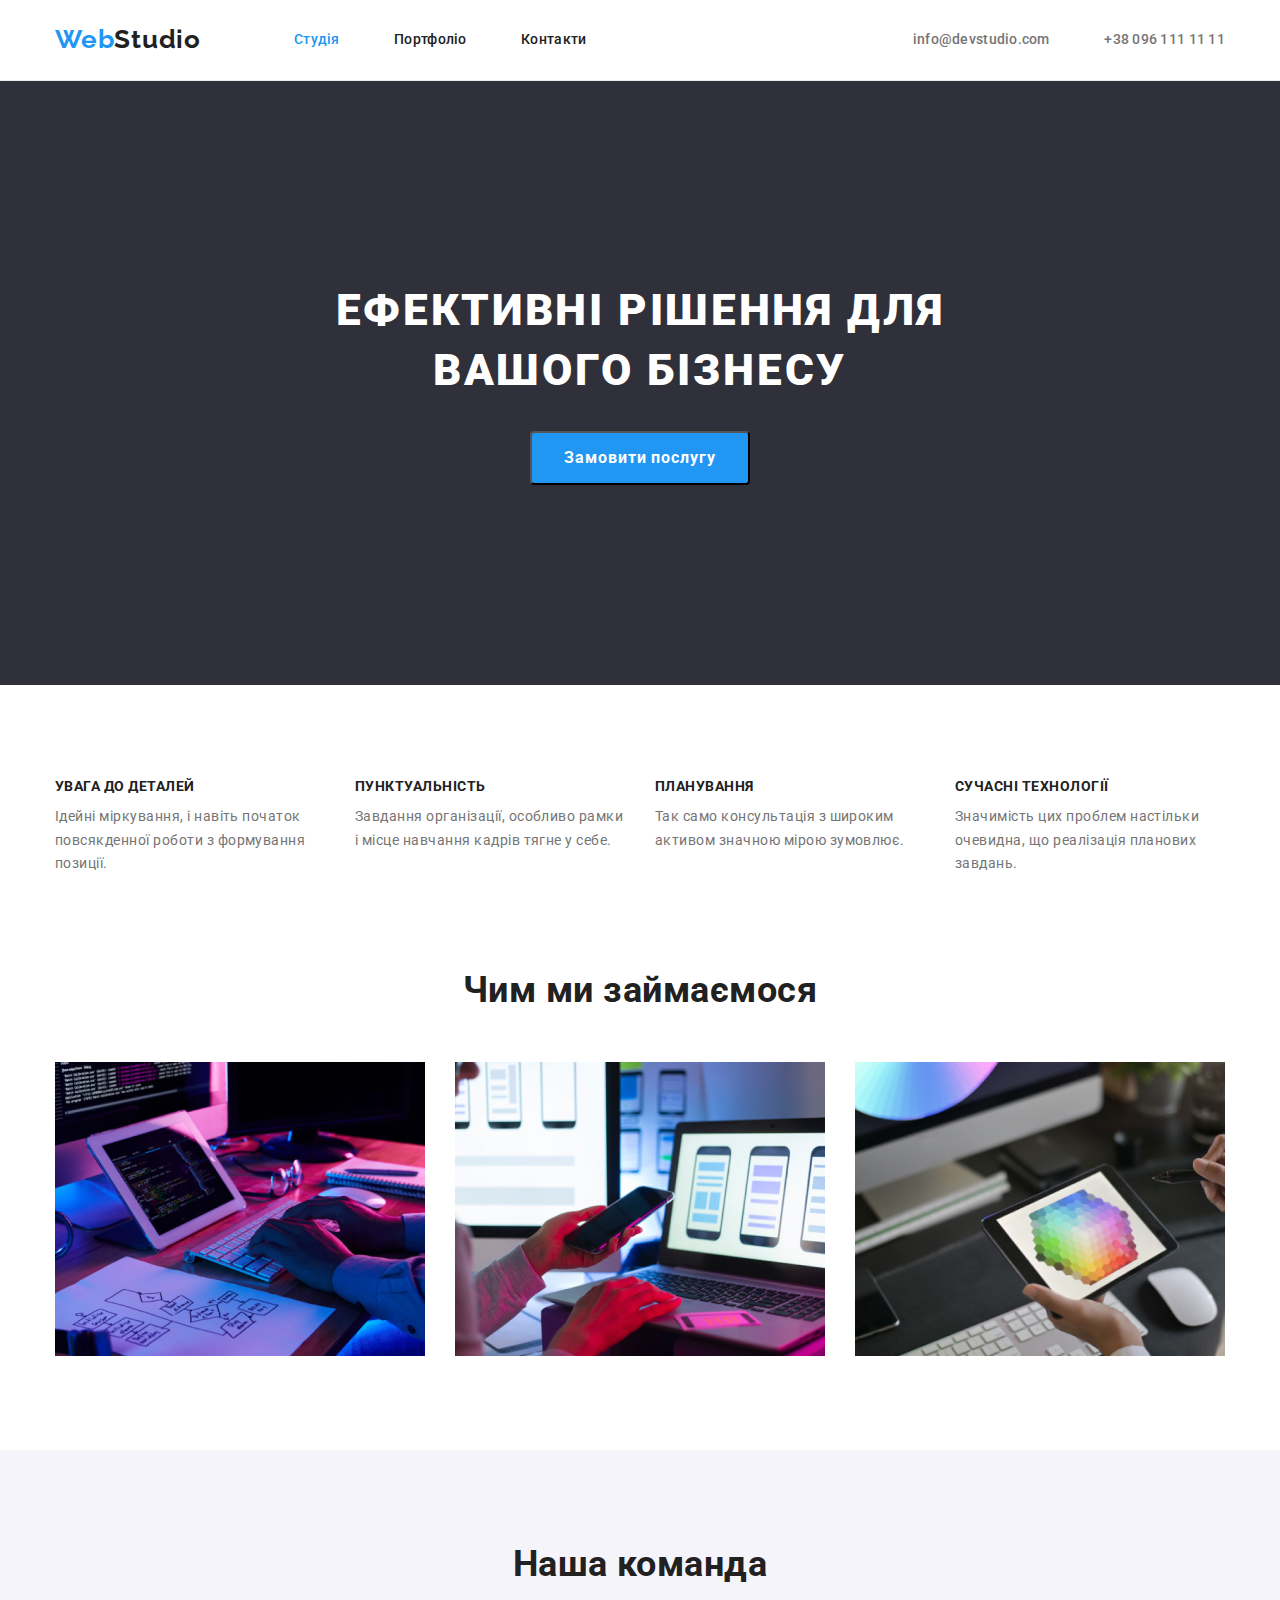
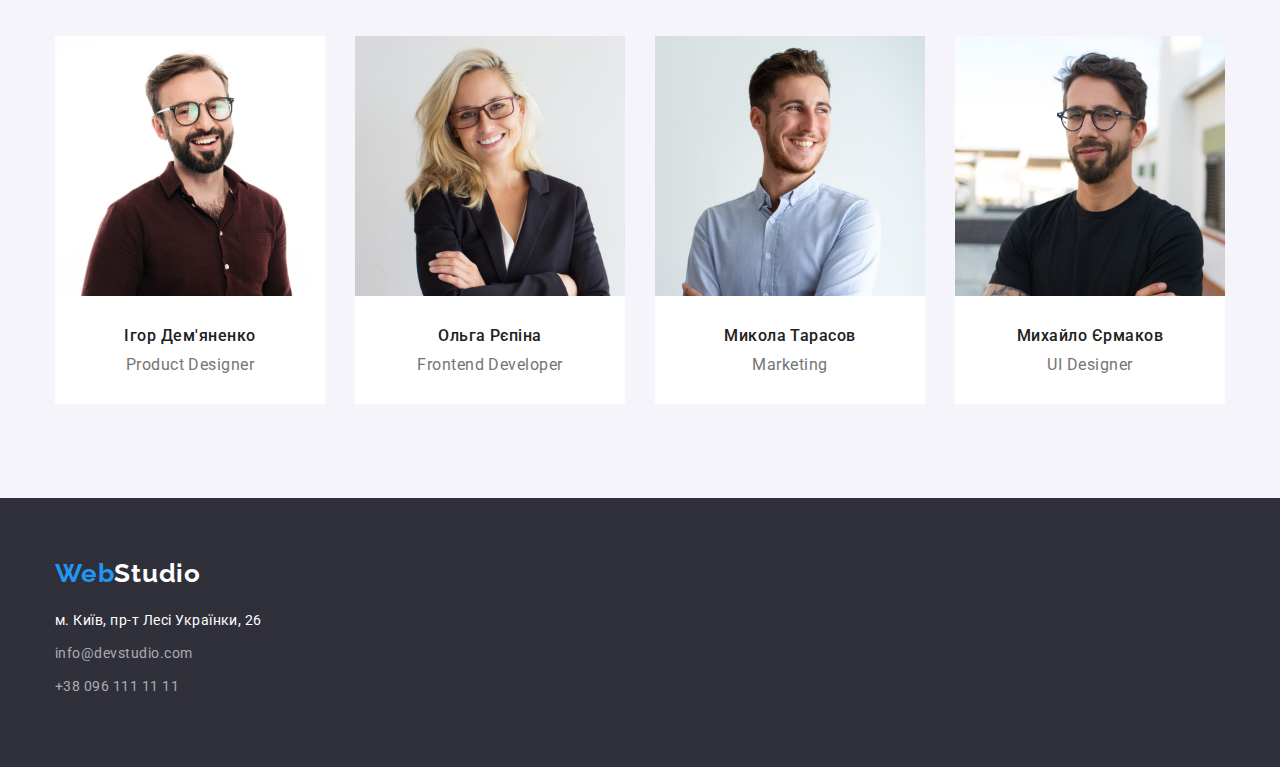
<file: index.html>
<!DOCTYPE html>
<html lang="uk">
<head>
    <meta charset="UTF-8">
    <meta http-equiv="X-UA-Compatible" content="IE=edge">
    <meta name="viewport" content="width=device-width, initial-scale=1.0">
    <title>webstudio</title>
    <link rel="preconnect" href="https://fonts.googleapis.com">
    <link rel="preconnect" href="https://fonts.gstatic.com" crossorigin>
    <link href="https://fonts.googleapis.com/css2?family=Raleway:wght@700&family=Roboto:wght@400;500;700;900&display=swap"
      rel="stylesheet">
    <link rel="stylesheet" href="https://cdnjs.cloudflare.com/ajax/libs/modern-normalize/1.1.0/modern-normalize.min.css">
    <link rel="stylesheet" href="./css/styles.css">
</head>
<body>
  <header class="header">
    <div class="container top">  
      
      <nav class="nav-top"> 
        <a href="./index.html" class="logo-link" lang="en">Web<span class="logo-top" lang="en">Studio</span></a>
        <ul class="site">
          <li class="nav"><a href="./index.html" 
            class="site-nav-current">Студія</a></li>
          <li class="nav"><a href="./portfolio.html" 
            class="site-nav">Портфоліо</a></li>
          <li class="nav"><a href="#" 
            class="site-nav">Контакти</a></li>
        </ul>
      </nav>
      <div class="link-header">
        <a href="mailto:info@devstudio.com" 
          class="link"
          aria-label="link to mail">info@devstudio.com</a>
        <a href="tel:+380961111111" 
          class="link" 
          aria-label="link to phone">+38 096 111 11 11</a>

      </div>

    </div>

  </header>

  <main>
      <section class="section main">
        <h1 class="main-title">Ефективні рішення для вашого бізнесу
        </h1>
         <button type="button" 
         class="button-main">Замовити послугу</button>
      </section>

      <section class="section advantages">
        <div class="container">
          <h2 class="visually-hidden">Переваги компанії</h2>
          <ul class="list-advantages">
            <li class="text-advantages">
              <h3 class="advantages-subtitle">увага до деталей</h3>
              <p class="advantages-text">Ідейні міркування, і навіть початок повсякденної роботи з формування позиції.</p>
            </li>

            <li class="text-advantages">
              <h3 class="advantages-subtitle">пунктуальність</h3>
              <p class="advantages-text">Завдання організації, особливо рамки і місце навчання кадрів тягне у себе.</p>
            </li>
            <li class="text-advantages">
              <h3 class="advantages-subtitle">планування</h3>
              <p class="advantages-text">Так само консультація з широким активом значною мірою зумовлює.</p>
            </li>
            <li class="text-advantages">
              <h3 class="advantages-subtitle">сучасні технології</h3>
              <p class="advantages-text">Значимість цих проблем настільки очевидна, що реалізація планових завдань.</p>
            </li>

          </ul>

        </div>

      </section>

      <section class="section works">
        <div class="container works">
          <h2 class="section-title">Чим ми займаємося</h2>
            <ul class="list-img">
              <li class="item">
                <img class="images" 
                src="./images/icon1.jpg" 
                alt="програмування на ПК" 
                width="370" height="294" />
              </li>
              <li class="item">
                <img class="images" 
                src="./images/icon2.jpg" 
                alt="програмування на телефоні" 
                width="370" height="294" />
              </li>
              <li class="item">
                <img class="images" 
                src="./images/icon3.jpg" 
                alt="програмування на планшеті" 
                width="370" height="294" />
              </li>
            </ul>
          
        </div>
        
      </section>

      <section class="section team">
        
        <div class="container">
          <h2 class="section-title team">Наша команда</h2>
          <ul class="photo-team">
              <li>
                <img class="img-employees" 
                src="./images/employee1.jpg" 
                alt="співробітник компанії" 
                width="270" height="260" />
                <div class="name-employee">
                  <h3 class="team-subtitle">Ігор Дем'яненко</h3>
                  <p class="team-text"
                  lang="en">Product Designer</p>
                </div>
              </li>
              <li>
                <img class="img-employees" 
                src="./images/employee2.jpg" 
                alt="співробітник компанії" 
                width="270" height="260" />
                <div class="name-employee">
                  <h3 class="team-subtitle">Ольга Рєпіна</h3>
                  <p class="team-text"
                  lang="en">Frontend Developer</p>
                </div>
              </li>
              <li>
                <img class="img-employees" 
                src="./images/employee3.jpg" 
                alt="співробітник компанії" 
                width="270" height="260" />
                <div class="name-employee">
                  <h3 class="team-subtitle">Микола Тарасов</h3>
                  <p class="team-text"
                  lang="en">Marketing</p>
                </div>
                
              </li>
              <li>
                <img class="img-employees" 
                src="./images/employee4.jpg" 
                alt="співробітник компанії" 
                width="270" height="260" />
                <div class="name-employee">
                  <h3 class="team-subtitle">Михайло Єрмаков</h3>
                  <p class="team-text"
                  lang="en">UI Designer</p>
                </div>
                
              </li>
                
            </ul>
      
          
        </div>

      </section>

  </main>
  
  <footer class="buttom">
    <div class="container">
      <a href="./index.html" 
      class="logo-link" lang="en">Web<span 
      class="logo-buttom" lang="en">Studio</span></a>
    
      <address>
        <ul>
          <li class="bottom-adress"><a href="https://goo.gl/maps/X4mAZgkikqXiJwnA7"
              target="_blank" rel="noopener noreferrer"
              class="location"
              aria-label="link to adress"
              >м. Київ, пр-т Лесі Українки, 26</a></li>
          <li class="bottom-adress"><a href="mailto:info@devstudio.com" 
              class="contacts"
              aria-label="link to mail">info@devstudio.com</a></li>
          <li class="bottom-adress"><a href="tel:+380961111111" 
              class="contacts" aria-label="link to phone">
            +38 096 111 11 11</a></li>
        </ul>
    
      </address>
    
    </div>
    
  </footer>

 
</body>
</html>
</file>
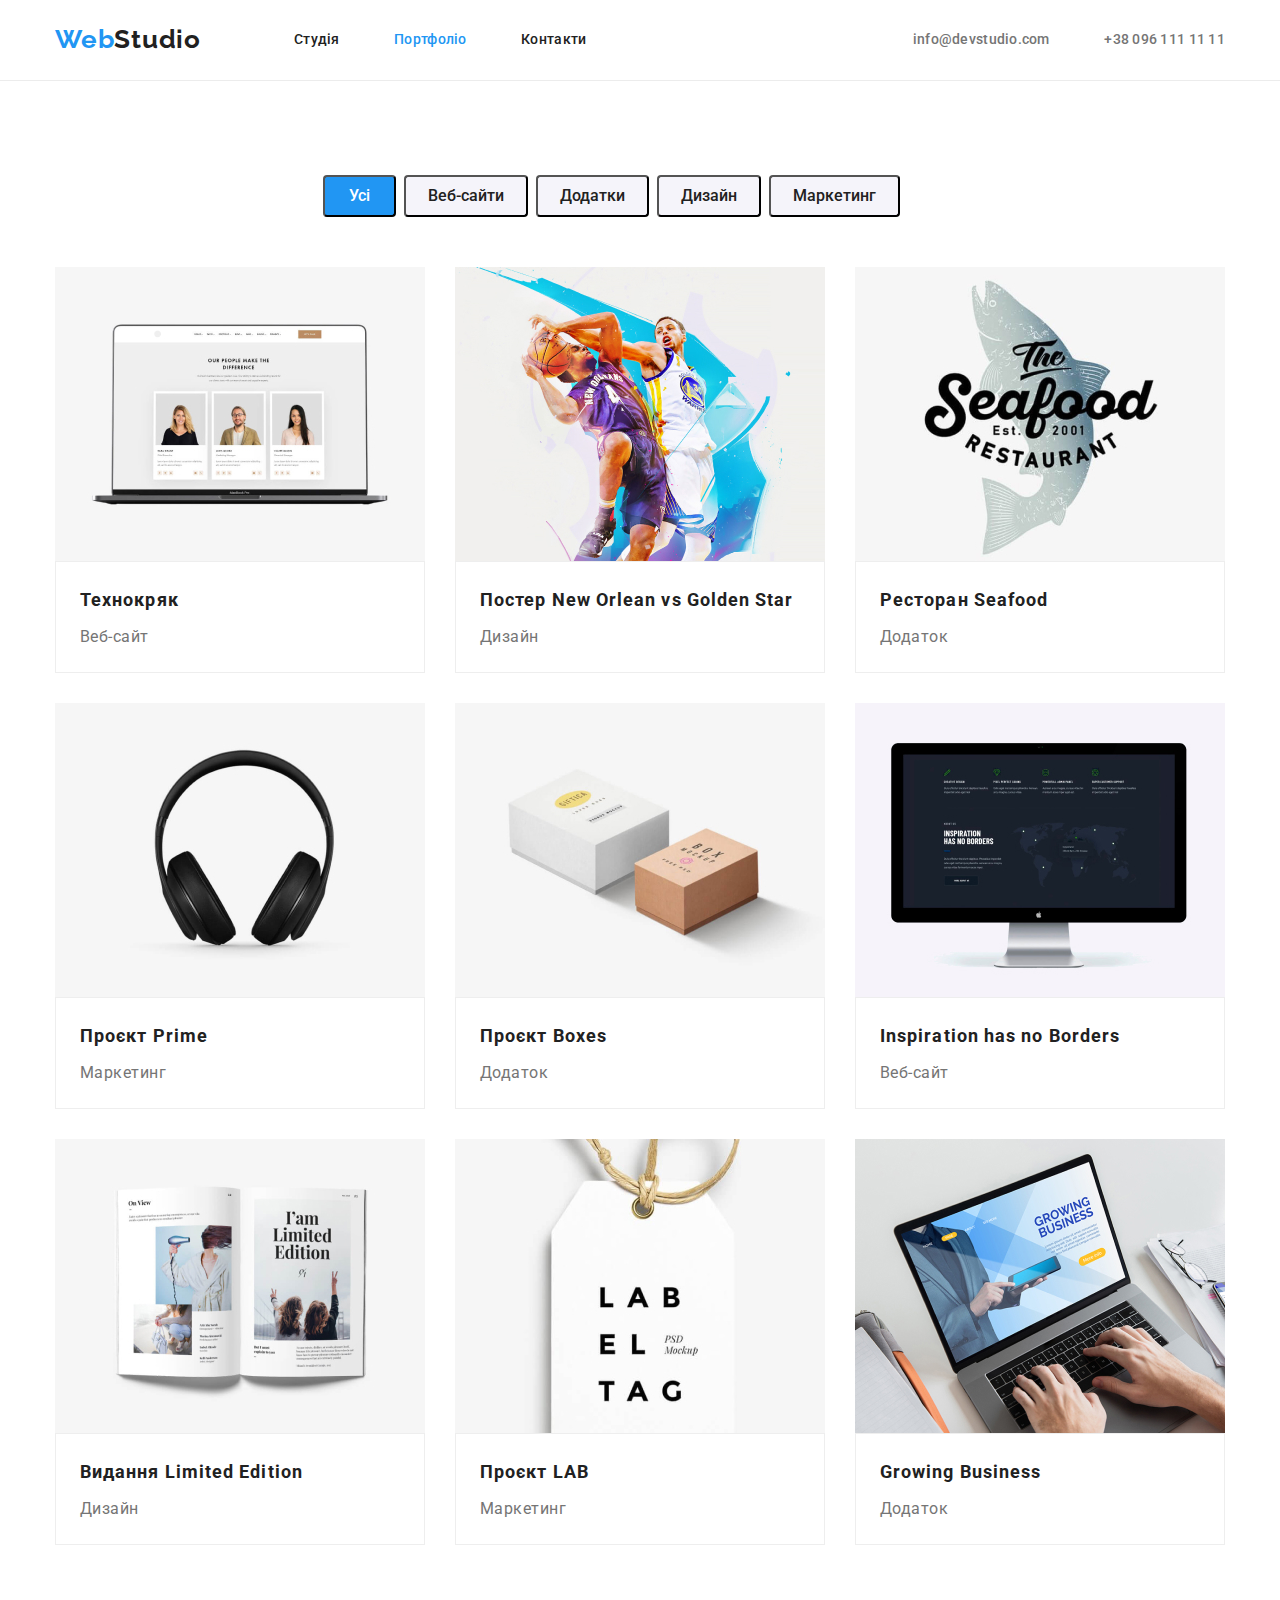
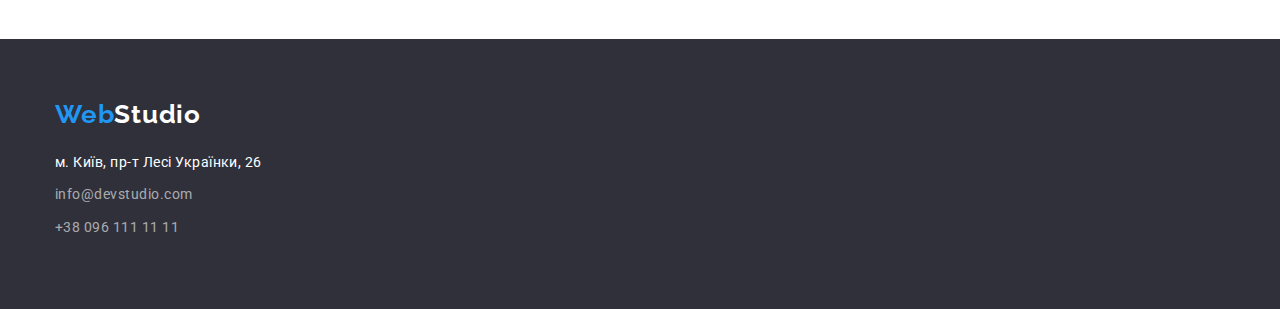
<file: portfolio.html>
<!DOCTYPE html>
<html lang="uk">
<head>
    <meta charset="UTF-8">
    <meta http-equiv="X-UA-Compatible" content="IE=edge">
    <meta name="viewport" content="width=device-width, initial-scale=1.0">
    <title>portfolio</title>
    <link rel="preconnect" href="https://fonts.googleapis.com">
    <link rel="preconnect" href="https://fonts.gstatic.com" crossorigin>
    <link href="https://fonts.googleapis.com/css2?family=Raleway:wght@700&family=Roboto:wght@400;500;700;900&display=swap"
        rel="stylesheet">
    <link rel="stylesheet" href="https://cdnjs.cloudflare.com/ajax/libs/modern-normalize/1.1.0/modern-normalize.min.css">
    <link rel="stylesheet" href="./css/styles.css">
</head>
<body>
    <header class="header">
        <div class="container top">
            <nav class="nav-top">
                <a href="./index.html" class="logo-link" lang="en">Web<span class="logo-top" lang="en">Studio</span></a>
                <ul class="site">
                    <li class="nav"><a href="./index.html" class="site-nav">Студія</a></li>
                    <li class="nav"><a href="./portfolio.html" class="site-nav-current">Портфоліо</a></li>
                    <li class="nav"><a href="#" class="site-nav">Контакти</a></li>
                </ul>
            </nav>
           
            <div class="link-header">
                <a href="mailto:info@devstudio.com"
                 class="link"
                aria-label="link to mail">info@devstudio.com</a>
                <a href="tel:+380961111111"
                 class="link" 
                 aria-label="link to phone">+38 096 111 11 11</a>
    
            </div>
    
        </div>
    
    </header>


    <main>
        <section class="section work-list">
            <div class="container">
                <h1 class="visually-hidden">Список робіт компанії</h1>
                <ul class="filter">
                    <li><button type="button" class="button-nav-current">Усі</button></li>
                    <li><button type="button" class="button-nav">Веб-сайти</button></li>
                    <li><button type="button" class="button-nav">Додатки</button></li>
                    <li><button type="button" class="button-nav">Дизайн</button></li>
                    <li><button type="button" class="button-nav">Маркетинг</button></li>
                </ul>
                    <ul class="portfolio">
                        <li class="cards">
                            <a href="#">
                                <img class="img-portfolio" 
                                src="./images/img.jpg" 
                                alt="ноутбук" 
                                width="370" height="294" />
                                <div class="border-cards">
                                    <h2 class="portfolio-subtitle">Технокряк</h2>
                                    <p class="portfolio-text">Веб-сайт</p>
                                </div>
                    
                            </a>
                    
                        </li>
                        <li class="cards">
                            <a href="#">
                                <img class="img-portfolio" 
                                src="./images/img-2.jpg" 
                                alt="гра в баскетбол" 
                                width="370" height="294" />
                                <div class="border-cards">
                                    <h2 class="portfolio-subtitle">Постер <span lang="en">New Orlean vs Golden Star</span></h2>
                                    <p class="portfolio-text">Дизайн</p>
                                </div>
                    
                            </a>
                        </li>
                        <li class="cards">
                            <a href="#">
                                <img class="img-portfolio" 
                                src="./images/img-3.jpg" 
                                alt="логотип ресторана" 
                                width="370" height="294" />
                                <div class="border-cards">
                                    <h2 class="portfolio-subtitle">Ресторан <span lang="en">Seafood</span></h2>
                                    <p class="portfolio-text">Додаток</p>
                                </div>
                    
                            </a>
                        </li>
                        <li class="cards">
                            <a href="#">
                                <img class="img-portfolio" 
                                src="./images/img-4.jpg" 
                                alt="навушники" 
                                width="370" height="294" />
                                <div class="border-cards">
                                    <h2 class="portfolio-subtitle">Проєкт <span lang="en">Prime</span></h2>
                                    <p class="portfolio-text">Маркетинг</p>
                                </div>
                    
                    
                            </a>
                        </li>
                        <li class="cards">
                            <a href="#">
                                <img class="img-portfolio" 
                                src="./images/img-5.jpg" 
                                alt="картоні коробки" 
                                width="370" height="294" />
                                <div class="border-cards">
                                    <h2 class="portfolio-subtitle">Проєкт <span lang="en">Boxes</span></h2>
                                    <p class="portfolio-text">Додаток</p>
                                </div>
                    
                    
                            </a>
                        </li>
                        <li class="cards">
                            <a href="#">
                                <img class="img-portfolio" 
                                src="./images/img-6.jpg" 
                                alt="монітор" 
                                width="370" height="294" />
                                <div class="border-cards">
                                    <h2 class="portfolio-subtitle" lang="en">Inspiration has no Borders</h2>
                                    <p class="portfolio-text">Веб-сайт</p>
                    
                                </div>
                    
                            </a>
                        </li>
                        <li class="cards">
                            <a href="#">
                                <img class="img-portfolio" 
                                src="./images/img-7.jpg" 
                                alt="журнал" 
                                width="370" height="294" />
                                <div class="border-cards">
                                    <h2 class="portfolio-subtitle">Видання <span lang="en">Limited Edition</span></h2>
                                    <p class="portfolio-text">Дизайн</p>
                                </div>
                    
                            </a>
                        </li>
                        <li class="cards">
                            <a href="#">
                                <img class="img-portfolio" 
                                src="./images/img-8.jpg" 
                                alt="бирка" width="370" height="294" />
                                <div class="border-cards">
                                    <h2 class="portfolio-subtitle">Проєкт <span lang="en">LAB</span></h2>
                                    <p class="portfolio-text">Маркетинг</p>
                                </div>
                    
                    
                            </a>
                        </li>
                        <li class="cards">
                            <a href="#">
                                <img class="img-portfolio" 
                                src="./images/img-9.jpg" 
                                alt="ноутбук" 
                                width="370" height="294" />
                                <div class="border-cards">
                                    <h2 class="portfolio-subtitle" lang="en">Growing Business</h2>
                                    <p class="portfolio-text">Додаток</p>
                                </div>
                    
                    
                            </a>
                        </li>
                    
                    </ul>
                </div>
                
            </div>
            
        </section>

        
    </main>

    <footer class="buttom">
        <div class="container">
            <a href="./index.html" class="logo-link" lang="en">Web<span class="logo-buttom" lang="en">Studio</span></a>
    
            <address>
                <ul>
                    <li class="bottom-adress"><a href="https://goo.gl/maps/X4mAZgkikqXiJwnA7" target="_blank"
                            rel="noopener noreferrer" class="location" aria-label="link to adress">м. Київ, пр-т Лесі
                            Українки, 26</a></li>
                    <li class="bottom-adress"><a href="mailto:info@devstudio.com"
                            class="contacts" aria-label="link to mail">info@devstudio.com</a></li>
                    <li class="bottom-adress"><a href="tel:+380961111111"
                            class="contacts" aria-label="link to phone">
                            +38 096 111 11 11</a></li>
                </ul>
    
            </address>
    
        </div>
    
    </footer>


</body>
</html>
</file>
<file: css/styles.css>
:root {
    --main-text-color: #212121;
    --secondary-text-color: #757575;
    --hero-text-color: #FFFFFF;
    --nav-text-color: #2196F3;
    --adress-text-color: rgba(255, 255, 255, 0.6);
    --button-text-background: #F5F4FA;
    --button-active-background: #188CE8; 
}

.container {
    width: 1200px;
    padding-left: 15px;
    padding-right: 15px;
    padding-top: 0;
    padding-bottom: 0;
    margin-left: auto;
    margin-right: auto;
    margin-top: 0;
    margin-bottom: 0;
    /* outline: 1px solid blue; */ */ */
}



body {
    background: var(--hero-text-color);
    color: var(--main-text-color);
    font-family: roboto, sans-serif;
    letter-spacing: 0.03em;
}


ul {
    list-style: none;
    margin: 0;
    padding: 0;
}


a {
    text-decoration: none;
    cursor: pointer;
}

h1,
h2,
h3,
h4 {
    margin: 0;
}

p {
    margin: 0;
}

img {
    display: block;
    max-width: 100%;
    height: auto;
}

.section {
    padding-top: 94px;
    padding-bottom: 94px;
}


.logo-link {
    font-family: raleway, sans-serif;
    text-decoration: none;
}

.nav-top {
    display: flex;
    align-items: center;
}


.logo-link { 
    color: var(--nav-text-color);
    
    font-family: raleway, sans-serif;
    font-weight: 700;
    font-size: 26px;
    line-height: 1.2;
    letter-spacing: 0.03em;
}


.logo-top {
    color: var(--main-text-color);
    margin-right: 93px;

}



.logo-buttom {
    color: var(--hero-text-color);
}


.site-nav {
    color: var(--main-text-color);

    font-weight: 500;
    font-size: 14px;
    line-height: 1.14;
    letter-spacing: 0.02em;
    padding-top: 25px;
    padding-bottom: 25px;
}


.site-nav:hover,
.site-nav:focus {
    color: var(--nav-text-color);
}


.site-nav-current {
color: var(--nav-text-color);

    font-weight: 500;
    font-size: 14px;
    line-height: 1.14;
    letter-spacing: 0.02em;
    padding-top: 25px;
    padding-bottom: 25px;
}


.link {
    color: var(--secondary-text-color);
    
    font-weight: 500;
    font-size: 14px;
    line-height: 1.14;
    letter-spacing: 0.02em;

    padding-top: 25px;
    padding-bottom: 25px;
    
}


.link:first-child {
    margin-right: 50px;

}

.link-header {
    margin-left: auto;
}


.link:hover,
.link:focus {
    color: var(--nav-text-color);
}


.main {
    background-color: #2F303A;
}


.main-title {
    color: var(--hero-text-color);

    font-weight: 900;
    font-size: 44px;
    line-height: 1.36;
    letter-spacing: 0.06em;
    text-transform: uppercase; 
    margin-bottom: 30px;
    text-align: center;
    width: 696px;
    margin-left: auto;
    margin-right: auto;
}


.button-main {
    color: var(--hero-text-color);

    font-family: inherit;
    font-weight: 700;
    font-size: 16px;
    line-height: 1.88;
    align-items: center;
    display: flex;
    text-align: center;
    letter-spacing: 0.06em;
    margin: 0 auto;
    display: block;
    padding: 10px 32px;
    border-radius: 4px;
    background: var(--nav-text-color);

}


.button-main:hover,
.button-main:focus {
    background-color: var(--button-active-background);
    
}


.section-title {
    color: var(--main-text-color);

    margin-bottom: 50px;
    font-weight: 700;
    font-size: 36px;
    line-height: 1.16;
    text-align: center;
}


.advantages-subtitle {
    color: var(--main-text-color);

    margin-bottom: 10px;
    font-weight: 700;
    font-size: 14px;
    line-height: 1.14;
    text-transform: uppercase;
}


.advantages-text {
    color: var(--secondary-text-color);

    margin-top: 0px;
    font-size: 14px;
    line-height: 1.7;

}

.team-subtitle {
    color: var(--main-text-color);

    margin-bottom: 10px;
    font-weight: 500;
    font-size: 16px;
    line-height: 1.19;
    text-align: center;
    
}


.team-text {
    color: var(--secondary-text-color);
    
    font-size: 16px;
    line-height: 1.19;
    text-align: center;
}


.portfolio-subtitle {
    color: var(--main-text-color);

    margin-bottom: 4px;
    font-weight: 700;
    font-size: 18px;
    line-height: 2.0;
    letter-spacing: 0.06em;
    
}


.portfolio-text {
    color: var(--secondary-text-color);

    font-size: 16px;
    line-height: 1.88;
    letter-spacing: 0.03em;
}


.buttom {
    background-color: #2F303A;
    padding-top: 60px;
    padding-bottom: 60px;

}


.location {
    color: var(--hero-text-color);

    display: inline-block;
    margin-top: 20px;
    font-size: 14px;
    line-height: 1.7;
    font-style: normal;
}


.location:hover,
.location:focus {
    color: var(--nav-text-color)
}


.contacts {
    color: var(--adress-text-color);
    font-size: 14px;
    line-height: 1.7;
    font-style: normal;
}


.contacts:hover,
.contacts:focus {
    color: var(--nav-text-color);
}


.button-nav {
    color: var(--main-text-color);

    font-family: inherit;
    font-weight: 500;
    font-size: 16px;
    line-height: 1.62;
    text-align: center;
    background: var(--button-text-background);
    border-radius: 4px;
    padding: 6px 22px;
    margin-right: 8px;


}

.button-nav: :last-child {
    margin-right: 0px;
}


.button-nav:hover, 
.button-nav:focus{
    color: var(--hero-text-color);
    background: var(--nav-text-color);
}


.button-nav-current {
    color: var(--hero-text-color);
    background: var(--nav-text-color);

    font-weight: 500;
    font-size: 16px;
    line-height: 1.62;
    text-align: center;
    border-radius: 4px;
    padding: 6px 24px;
    margin-right: 8px;
    
}

.visually-hidden {
    position: absolute;
    white-space: nowrap;
    width: 1px;
    height: 1px;
    overflow: hidden;
    border: 0;
    padding: 0;
    clip: rect(0 0 0 0);
    clip-path: inset(50%);
    margin: -1px;
}


.main {
    padding-top: 200px;
    padding-bottom: 200px;
}


.img-portfolio {
    display: block;
    max-width: 100%;
    height: auto;

}

.container.top{
    padding-top: 24px;
    padding-bottom: 25px;
}


.border-cards {
    border: 1px solid #EEEEEE;
    padding-top: 20px;
    padding-right: 24px;
    padding-left: 24px;
    padding-bottom: 20px;

}


.portfolio {
    display: flex;
    flex-wrap: wrap;
    gap: 30px;

}


.nav {
    display: inline;
    justify-content: flex-start;
    margin-right: 50px;
    
}


.nav:last-child {
    margin-right: 0px;

}

.header {
    border-bottom: 1px solid #ECECEC;
}

.container.top {
    display: flex;
    align-items: center;

}


.text-advantages {
    width: 270px;

}


.list-img {
    display: flex;
    gap: 30px;

}

.photo-team {
    display: flex;
    gap: 30px;

}

.filter {
    display: flex;
    justify-content: center;
    margin-right: 50px;
    margin-bottom: 50px;
    

}

.filter: :last-child {
    margin-right: 0px;
}

.section.team {
    background-color: #F5F4FA;
}

.text-team {
    padding-top: 30px;
    padding-bottom: 30px;
}

.name-employee {
    padding-top: 30px;
    padding-bottom: 30px;
    background-color: var(--hero-text-color);

}

.img-employees {
    display: block;
    max-width: 100%;
    height: auto;

}

.section.advantages {
    padding-bottom: 0;
}

.list-advantages {
    display: flex;
    gap: 30px;
}

.bottom-adress {
    margin-bottom: 9px;
}
</file>
